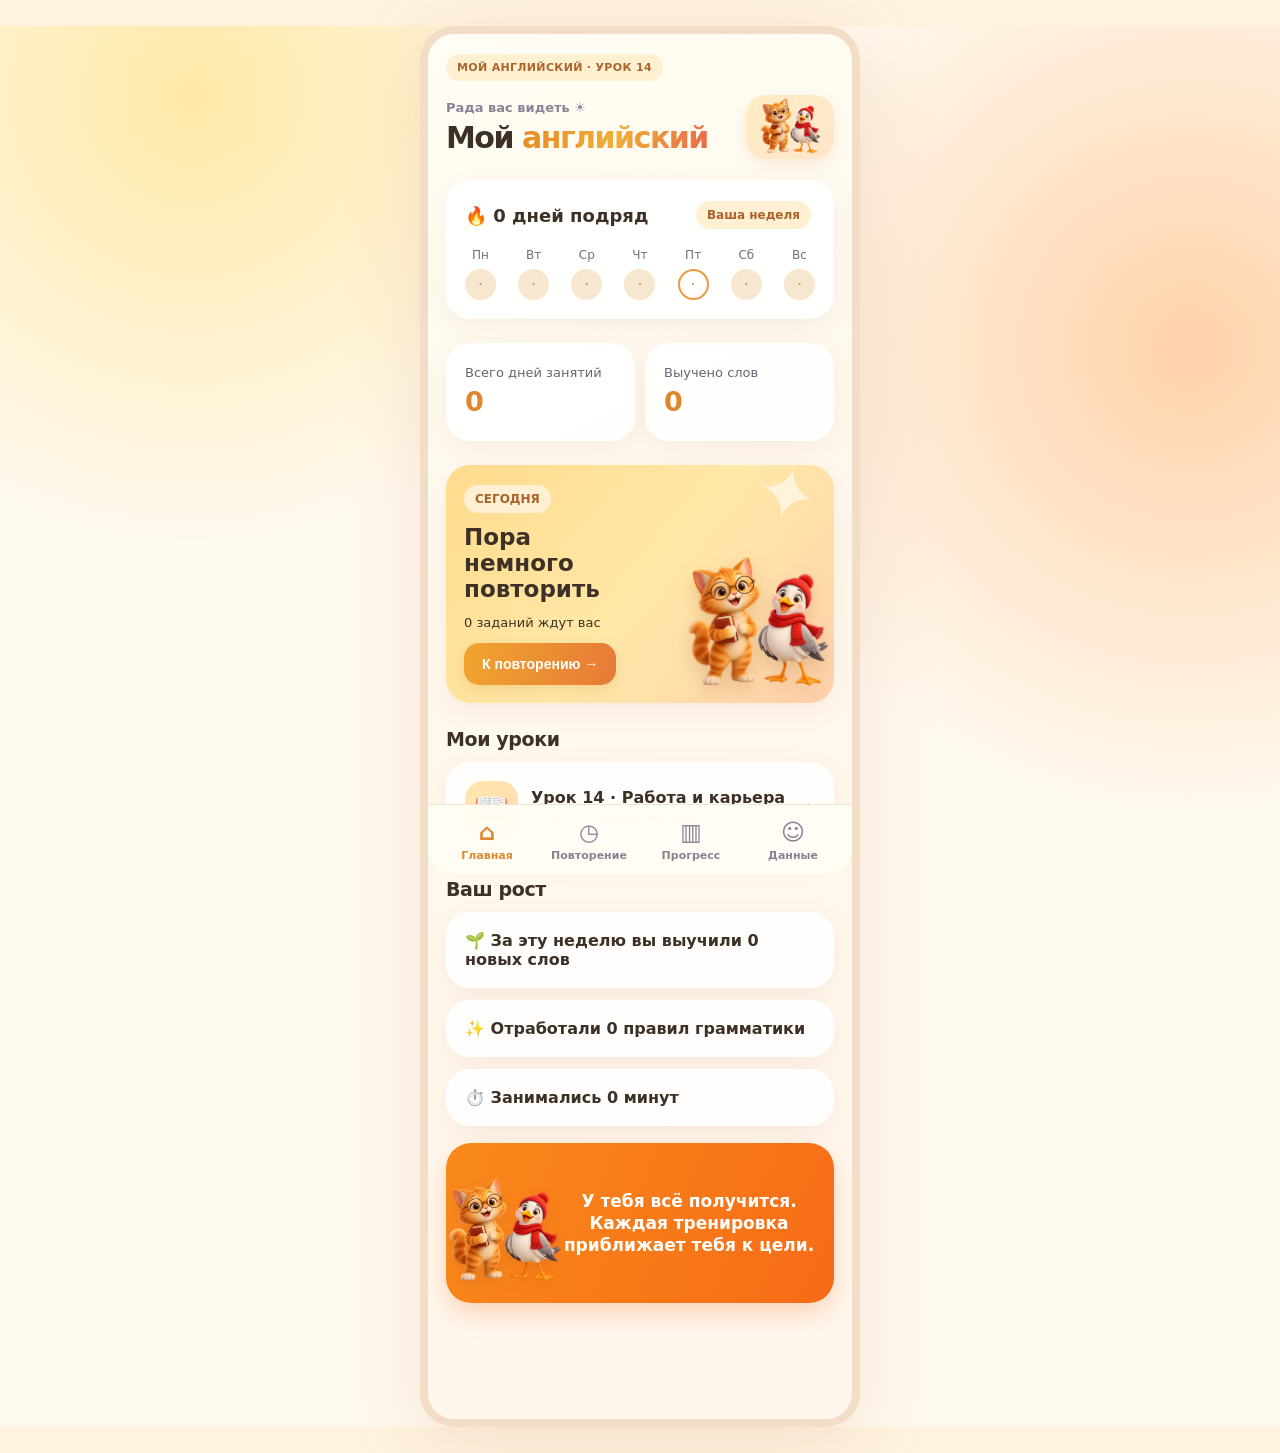
<file: index.html>
<!doctype html><html lang="ru"><head><meta charset="utf-8"><meta http-equiv="refresh" content="0; url=./web/"><title>Мой английский</title></head><body><p><a href="./web/">Открыть пробное приложение</a></p></body></html>
</file>
<file: web/style.css>
:root{font-family:Inter,ui-sans-serif,system-ui,-apple-system,"Segoe UI",sans-serif;color:#3d3027;background:#fff3df}*{box-sizing:border-box}body{margin:0;min-height:100vh;background:radial-gradient(circle at 15% 5%,#ffe9a8 0,transparent 26%),radial-gradient(circle at 93% 23%,#ffd2aa 0,transparent 29%),#fff9ee}.shell{width:min(100%,440px);min-height:100vh;margin:auto;background:linear-gradient(155deg,#fffdf4,#fff8ec 42%,#fff7ed);box-shadow:0 15px 80px #a35e3122;position:relative;padding:20px 18px 106px}.badge{font-size:11px;color:#ad652c;background:#fff0d2;border-radius:40px;padding:7px 11px;display:inline-block;font-weight:700;letter-spacing:.03em}.top{display:flex;align-items:center;justify-content:space-between;gap:10px;margin:14px 0 21px}.top h1{font-size:30px;margin:0;line-height:1.1;letter-spacing:-.05em}.gradient{background:linear-gradient(100deg,#e78a25,#f0ae39,#e96b49);background-clip:text;color:transparent}.avatar{width:88px;height:64px;display:grid;place-items:center;border-radius:20px;background:linear-gradient(140deg,#ffedc3,#ffe5cc);box-shadow:0 6px 14px #d99b5728;flex:none}.avatar img{width:86px;height:62px;object-fit:contain}.eyebrow{color:#8c8298;font-size:13px;font-weight:600;margin:0 0 6px}.section-title{font-size:19px;letter-spacing:-.02em;margin:25px 0 12px}.sub{color:#726b7c;font-size:14px;line-height:1.5}.card{border:1px solid #ffffffcc;background:#ffffffd9;box-shadow:0 8px 26px #9a673e15;border-radius:24px;padding:18px;margin:12px 0}.hero{background:linear-gradient(130deg,#ffdb8d 0,#ffe8a8 52%,#ffd1ac 100%);min-height:177px;overflow:hidden;position:relative;border:0}.hero:after{content:'✦';font-size:74px;color:#ffffff95;position:absolute;right:16px;top:-14px;transform:rotate(15deg)}.hero .illustration{width:146px;height:150px;object-fit:contain;position:absolute;right:4px;bottom:4px;filter:drop-shadow(0 9px 9px #a7663940)}.hero h2{font-size:23px;line-height:1.13;max-width:180px;margin:9px 0}.hero p{font-size:13px;max-width:185px}.metric-grid{display:grid;grid-template-columns:1fr 1fr;gap:10px}.metric{text-align:left;min-height:96px}.metric strong{display:block;font-size:27px;line-height:1;margin:7px 0;color:#5e39c7}.metric span{font-size:13px;color:#696474}.streak{background:linear-gradient(150deg,#fff,#fff9f5)}.streak-header{display:flex;justify-content:space-between;align-items:center}.streak-header strong{font-size:18px}.week{display:flex;justify-content:space-between;gap:4px;margin-top:17px}.day{text-align:center;font-size:12px;color:#756e7e}.dot{width:31px;height:31px;border-radius:50%;display:grid;place-items:center;margin:7px auto 0;background:#eee8f5;color:#af9cbe;font-size:16px}.dot.done{background:#8558e9;color:white;box-shadow:0 4px 9px #8558e94a}.dot.today{border:2px solid #f293b7;background:#fff}.lesson{display:flex;align-items:center;gap:13px;cursor:pointer}.lesson-icon{width:53px;height:53px;border-radius:18px;display:grid;place-items:center;background:linear-gradient(140deg,#ffe8ac,#ffd9b5);font-size:28px;flex:none}.lesson h3{margin:0 0 5px;font-size:16px}.lesson p{margin:0;font-size:12px;color:#7d7488}.chev{margin-left:auto;color:#bc8d66;font-size:23px}.btn{display:inline-flex;align-items:center;justify-content:center;gap:8px;border:0;border-radius:15px;padding:13px 18px;background:linear-gradient(100deg,#f0a52e,#e77a38);color:#fff;font-weight:750;font-size:14px;cursor:pointer;box-shadow:0 6px 14px #d4903934}.btn.secondary{background:#fff0d4;color:#9b5c20;box-shadow:none}.btn.ghost{background:white;color:#55466e;border:1px solid #f3dfca;box-shadow:none}.btn.full{width:100%}.btn:disabled{opacity:.5;cursor:default}.text-button{background:transparent;border:0;color:#b46428;font-weight:750;cursor:pointer;padding:6px 0}.nav{position:fixed;bottom:0;left:50%;transform:translateX(-50%);width:min(100%,440px);display:grid;grid-template-columns:repeat(4,1fr);background:#fffdf5ed;border-top:1px solid #f4e6d3;backdrop-filter:blur(15px);padding:9px 8px max(11px,env(safe-area-inset-bottom));z-index:5}.nav button{border:0;background:transparent;color:#8b8196;font-size:11px;font-weight:600;cursor:pointer}.nav button span{display:block;font-size:23px;line-height:1.5}.nav button.active{color:#df862c}.back{border:0;background:transparent;color:#b7642e;font-size:15px;font-weight:750;padding:4px 0 12px;cursor:pointer}.block{display:flex;gap:13px;align-items:center;cursor:pointer}.block .icon{display:grid;place-items:center;width:48px;height:48px;border-radius:16px;background:#fff0d4;font-size:24px;flex:none}.block h3{margin:0 0 4px;font-size:16px}.block p{margin:0;color:#7b7184;font-size:13px}.choice{display:block;width:100%;text-align:left;padding:15px 17px;border:1px solid #f1ddc8;border-radius:16px;background:#fff;margin:9px 0;color:#342c43;font:inherit;font-weight:600;cursor:pointer}.choice.selected{border-color:#dd963f;background:#fff3d9}.choice.correct{border-color:#59b791;background:#eafbf2}.choice.wrong{border-color:#e99a90;background:#fff0ec}.input{font:inherit;width:100%;border:1px solid #eddbc8;border-radius:15px;padding:15px;color:#342b42;margin:8px 0 14px;background:white}.question{font-size:23px;line-height:1.35;margin:14px 0 20px}.pill{display:inline-flex;background:#fff0d4;color:#ac622b;border-radius:40px;padding:7px 11px;font-size:12px;font-weight:700;margin:2px 4px 2px 0}.feedback{background:#edf9f1;border:1px solid #d4eddc;padding:17px;border-radius:18px;margin:15px 0;line-height:1.5}.feedback.bad{background:#fff2ed;border-color:#f4dcd2}.feedback h3{margin:0 0 8px}.feedback p{margin:0 0 7px}.bar{height:9px;background:#f3e5d5;border-radius:99px;overflow:hidden;margin:13px 0 22px}.bar>span{display:block;height:100%;background:linear-gradient(90deg,#f2aa33,#e87847);border-radius:99px}.center{text-align:center}.big-icon{font-size:78px;margin:15px 0}.result-mascots{height:152px;margin:4px auto 12px}.result-mascots img{width:155px;height:150px;object-fit:contain}.muted{color:#82798b}.row{display:flex;justify-content:space-between;align-items:center;gap:10px}.two{display:grid;grid-template-columns:1fr 1fr;gap:10px}.mini-note{font-size:12px;color:#8a8190}.screen{animation:show .22s ease-out}@keyframes show{from{opacity:.6;transform:translateY(6px)}to{opacity:1;transform:none}}@media(min-width:600px){.shell{min-height:850px;margin:26px auto;border-radius:34px;overflow:hidden;border:8px solid #f2dec7}.nav{bottom:26px;width:424px;border-radius:0 0 26px 26px}}

/* Warm, sunny visual identity */
.streak{background:linear-gradient(150deg,#fffdfa,#fff6e9)}
.dot{background:#f7e7ce;color:#b89970}.dot.done{background:#ef9c32;color:white;box-shadow:0 4px 9px #df9c4b66}.dot.today{border-color:#ee9a43}
.metric strong{color:#df862c}.lesson-icon{color:#bb6f28}.nav button.active{color:#de8830}.text-button{color:#bd712d}
.choice.correct{border-color:#4ca66e;background:#dcf6e5;color:#155c31}.choice.wrong{border-color:#dd655d;background:#ffe6e1;color:#9d302c}.choice:disabled{opacity:1;cursor:default}.input.correct{border:2px solid #4ca66e;background:#e7f8eb;color:#155c31}.input.wrong{border:2px solid #dd655d;background:#ffe9e5;color:#9d302c}
.feedback:not(.bad){background:#e4f8e9;border-color:#a9dfb7}.feedback.bad{background:#ffe5e1;border-color:#edaaa1}

.motivation{background:linear-gradient(115deg,#f98a1b,#f66b16);border-radius:25px;box-shadow:0 11px 26px #ea742642;padding:18px 18px 18px 116px;position:relative;min-height:160px;margin:17px 0 10px;color:#fff;display:flex;align-items:center;text-align:center}.motivation img{position:absolute;width:116px;height:142px;object-fit:contain;left:0;bottom:0;filter:drop-shadow(0 5px 6px #9a3e2522)}.motivation-copy{width:100%;display:grid;justify-items:center;gap:9px}.motivation-copy span{font-size:10px;letter-spacing:.08em;font-weight:800;opacity:.85}.motivation-copy strong{font-size:17px;line-height:1.3}.motivation-copy button{border:1px solid #ffffff99;border-radius:99px;background:#ffffff24;color:white;font:inherit;font-weight:700;font-size:12px;padding:6px 12px;cursor:pointer}@media(max-width:360px){.motivation{padding-left:104px}.motivation img{width:104px}.motivation-copy strong{font-size:15px}}

/* Interactive trial styles */
.shell{min-height:100vh}.card.clickable{cursor:pointer}.card.clickable:focus-visible,.btn:focus-visible,.choice:focus-visible{outline:3px solid #d7781c;outline-offset:2px}.small-card{padding:16px}.grid-two{display:grid;grid-template-columns:1fr 1fr;gap:10px}.grid-two .card{margin:0}.stat{font-size:24px;color:#dd812b;display:block}.stages-list{display:grid;gap:10px}.stages-list .card{margin:0}.input.correct{border:2px solid #4ca66e;background:#e7f8eb;color:#155c31}.input.wrong{border:2px solid #dd655d;background:#ffe9e5;color:#9d302c}.input.unknown{border:2px solid #d7a04d;background:#fff4df}.choice:disabled{opacity:1;cursor:default}.error{background:#ffe8e5;border:1px solid #eaaeaa;border-radius:15px;padding:14px}.warning{background:#fff3db;border:1px solid #ead6a4;border-radius:15px;padding:14px}.success{background:#e4f8e9;border:1px solid #a9dfb7;border-radius:15px;padding:14px}.study-feedback{line-height:1.5;margin-top:16px}.study-feedback p{margin:8px 0}.btn-row{display:flex;gap:8px;flex-wrap:wrap}.btn-row .btn{flex:1;min-width:135px}.motivation{background:linear-gradient(115deg,#f98a1b,#f66b16);border-radius:25px;box-shadow:0 11px 26px #ea742642;padding:18px 18px 18px 116px;position:relative;min-height:160px;margin:17px 0 10px;color:#fff;display:flex;align-items:center;text-align:center}.motivation img{position:absolute;width:116px;height:142px;object-fit:contain;left:0;bottom:0}.motivation-copy{width:100%;font-size:17px;line-height:1.3}.mascot-small{width:84px;height:62px;object-fit:contain}.muted-small{font-size:12px;color:#8a8190}.review-list{list-style:none;padding:0;margin:0}.review-list li{padding:9px 0;border-bottom:1px solid #f2e7dc}.toolbar{display:flex;justify-content:space-between;align-items:center;gap:8px}.toolbar h1{margin:0}.bar{margin:14px 0 22px}.panel-label{font-weight:750;color:#a76530;font-size:12px;letter-spacing:.06em}.rule-lines p{margin:13px 0;line-height:1.55}.rule-lines p:last-child{margin-bottom:0}.choice.correct{border-color:#4ca66e;background:#dcf6e5;color:#155c31}.choice.wrong{border-color:#dd655d;background:#ffe6e1;color:#9d302c}.nav button{font-family:inherit}button:disabled{opacity:.65;cursor:default}#file-import{display:none}@media(min-width:600px){.nav{width:424px}}
.study-entry{margin:10px 0;padding:16px 18px}
.study-entry summary{display:flex;align-items:flex-start;gap:10px;cursor:pointer;font-weight:700;line-height:1.35;list-style:none}
.study-entry summary::-webkit-details-marker{display:none}
.study-entry summary::before{content:'';flex:none;width:0;height:0;margin-top:5px;border-top:6px solid transparent;border-bottom:6px solid transparent;border-left:7px solid #44362c}
.study-entry[open] summary::before{transform:rotate(90deg)}
.study-entry p{line-height:1.55;margin:12px 0 0;color:#51483e;overflow-wrap:anywhere}
.study-entry p strong{color:#29231d}
.vocab-wrap{margin:12px 0;border:1px solid #efdcc6;border-radius:18px;overflow:hidden;background:#fff}
.vocab-table{width:100%;table-layout:fixed;border-collapse:collapse;font-size:14px;line-height:1.4}
.vocab-table th,.vocab-table td{text-align:left;vertical-align:top;overflow-wrap:anywhere}
.vocab-table th{padding:12px;background:#fff0d4;color:#92541f;font-size:12px}
.vocab-table .vocab-number{width:38px;padding-left:5px;padding-right:5px;text-align:center;font-variant-numeric:tabular-nums}
.vocab-main td{padding:13px 12px 5px}
.vocab-main td:nth-child(2){border-right:1px solid #f2e5d4}
.vocab-main .vocab-number{color:#a56932}
.vocab-main strong{color:#33291f}
.vocab-detail td{padding:0 12px 10px;border-bottom:1px solid #f1e4d5}
.vocab-detail:last-child td{border-bottom:0}
.vocab-detail summary{width:max-content;max-width:100%;cursor:pointer;color:#a6652d;font-size:12px;font-weight:700}
.vocab-detail p{margin:9px 0 0;color:#51483e;line-height:1.5;overflow-wrap:anywhere}
</file>
